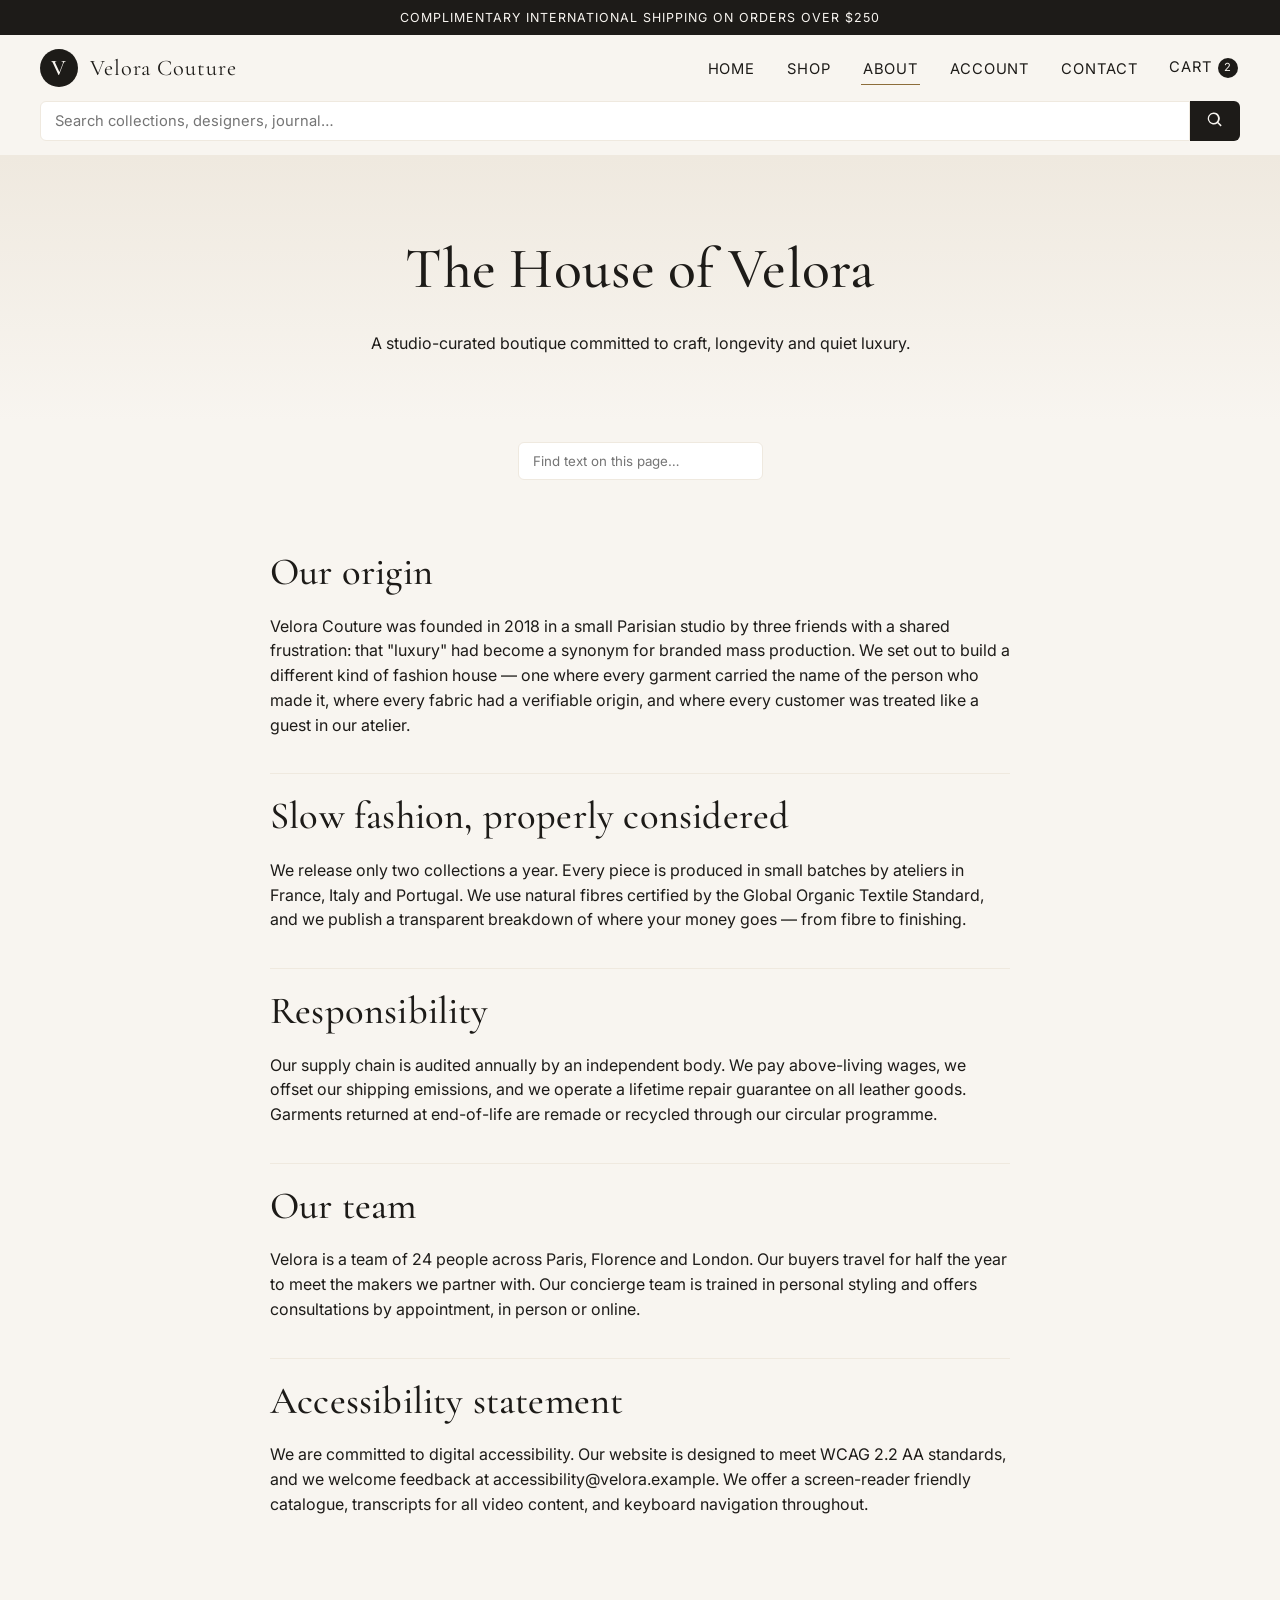
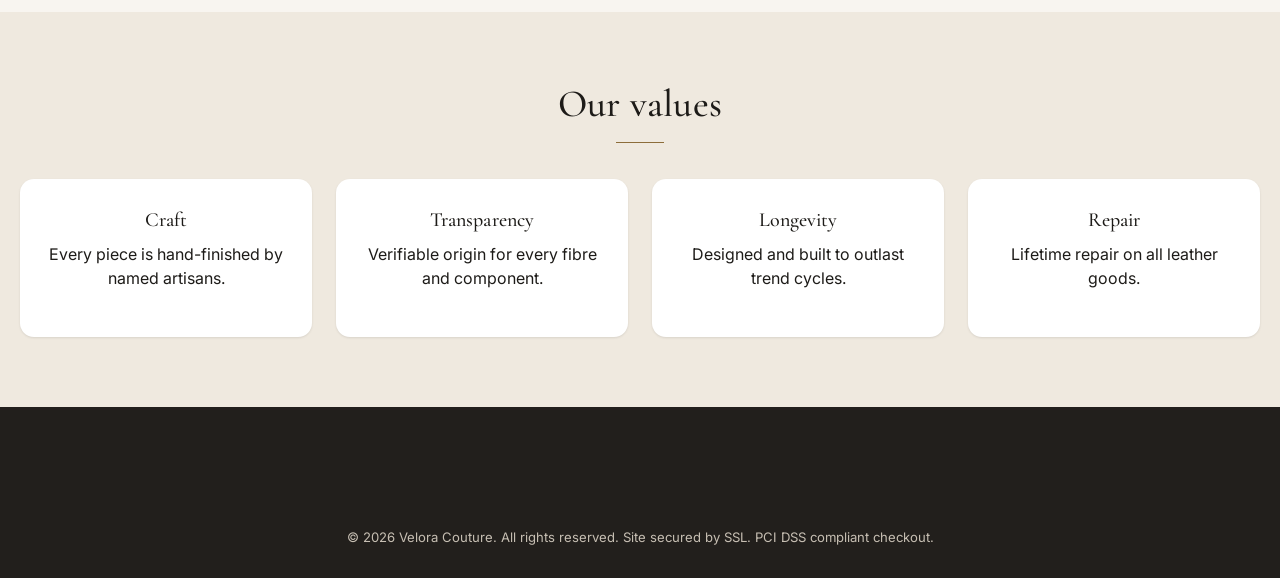
<file: about.html>
<!DOCTYPE html>
<html lang="en">
<head>
    <meta charset="UTF-8">
    <meta name="viewport" content="width=device-width, initial-scale=1.0">
    <meta name="description" content="The story behind Velora Couture. Our values, our ateliers, and our commitment to slow fashion.">
    <title>About | Velora Couture</title>
    <link rel="stylesheet" href="css/style.css">
    <link href="https://fonts.googleapis.com/css2?family=Cormorant+Garamond:wght@400;500;600;700&family=Inter:wght@300;400;500;600&display=swap" rel="stylesheet">
</head>
<body>
    <a href="#main-content" class="skip-link">Skip to main content</a>

    <div class="announcement-bar" role="region" aria-label="Promotional announcement">
        <p>Complimentary international shipping on orders over $250</p>
    </div>

    <header class="site-header" role="banner">
        <div class="header-inner">
            <a href="index.html" class="brand"><span class="brand-mark">V</span><span class="brand-name">Velora Couture</span></a>
            <button class="nav-toggle" id="navToggle" aria-expanded="false" aria-controls="primaryNav" aria-label="Open navigation menu">
                <span></span><span></span><span></span>
            </button>
            <nav class="primary-nav" id="primaryNav" role="navigation" aria-label="Primary">
                <ul>
                    <li><a href="index.html">Home</a></li>
                    <li><a href="shop.html">Shop</a></li>
                    <li><a href="about.html" class="active" aria-current="page">About</a></li>
                    <li><a href="account.html">Account</a></li>
                    <li><a href="contact.html">Contact</a></li>
                    <li><a href="cart.html" class="cart-link">Cart <span class="cart-count">2</span></a></li>
                </ul>
            </nav>
        </div>
        <div class="search-region" role="search">
            <label for="siteSearch" class="visually-hidden">Search site</label>
            <input type="search" id="siteSearch" placeholder="Search collections, designers, journal&hellip;" aria-label="Search products and articles">
            <button type="button" id="siteSearchBtn" aria-label="Run search">
                <svg viewBox="0 0 24 24" width="18" height="18" aria-hidden="true"><path d="M10 2a8 8 0 105.293 14.293l4.207 4.207 1.414-1.414-4.207-4.207A8 8 0 0010 2zm0 2a6 6 0 110 12 6 6 0 010-12z" fill="currentColor"/></svg>
            </button>
        </div>
    </header>

    <main id="main-content">
        <section class="page-banner">
            <h1>The House of Velora</h1>
            <p>A studio-curated boutique committed to craft, longevity and quiet luxury.</p>
        </section>

        <div class="page-search-wrap">
            <label for="pageSearch" class="visually-hidden">Search on this page</label>
            <input type="search" id="pageSearch" placeholder="Find text on this page&hellip;" aria-label="On-page text search">
        </div>

        <section class="manifesto searchable-region">
            <article class="searchable">
                <h2>Our origin</h2>
                <p>Velora Couture was founded in 2018 in a small Parisian studio by three friends with a shared frustration: that "luxury" had become a synonym for branded mass production. We set out to build a different kind of fashion house &mdash; one where every garment carried the name of the person who made it, where every fabric had a verifiable origin, and where every customer was treated like a guest in our atelier.</p>
            </article>
            <article class="searchable">
                <h2>Slow fashion, properly considered</h2>
                <p>We release only two collections a year. Every piece is produced in small batches by ateliers in France, Italy and Portugal. We use natural fibres certified by the Global Organic Textile Standard, and we publish a transparent breakdown of where your money goes &mdash; from fibre to finishing.</p>
            </article>
            <article class="searchable">
                <h2>Responsibility</h2>
                <p>Our supply chain is audited annually by an independent body. We pay above-living wages, we offset our shipping emissions, and we operate a lifetime repair guarantee on all leather goods. Garments returned at end-of-life are remade or recycled through our circular programme.</p>
            </article>
            <article class="searchable">
                <h2>Our team</h2>
                <p>Velora is a team of 24 people across Paris, Florence and London. Our buyers travel for half the year to meet the makers we partner with. Our concierge team is trained in personal styling and offers consultations by appointment, in person or online.</p>
            </article>
            <article class="searchable">
                <h2>Accessibility statement</h2>
                <p>We are committed to digital accessibility. Our website is designed to meet WCAG 2.2 AA standards, and we welcome feedback at accessibility@velora.example. We offer a screen-reader friendly catalogue, transcripts for all video content, and keyboard navigation throughout.</p>
            </article>
        </section>

        <section class="values-grid" aria-labelledby="valuesHeading">
            <h2 id="valuesHeading" class="section-title">Our values</h2>
            <div class="values">
                <div class="value-card"><h3>Craft</h3><p>Every piece is hand-finished by named artisans.</p></div>
                <div class="value-card"><h3>Transparency</h3><p>Verifiable origin for every fibre and component.</p></div>
                <div class="value-card"><h3>Longevity</h3><p>Designed and built to outlast trend cycles.</p></div>
                <div class="value-card"><h3>Repair</h3><p>Lifetime repair on all leather goods.</p></div>
            </div>
        </section>
    </main>

    <footer class="site-footer" role="contentinfo">
        <p class="copyright">&copy; 2026 Velora Couture. All rights reserved. Site secured by SSL. PCI&nbsp;DSS compliant checkout.</p>
    </footer>

    <script src="js/main.js" defer></script>
</body>
</html>
</file>
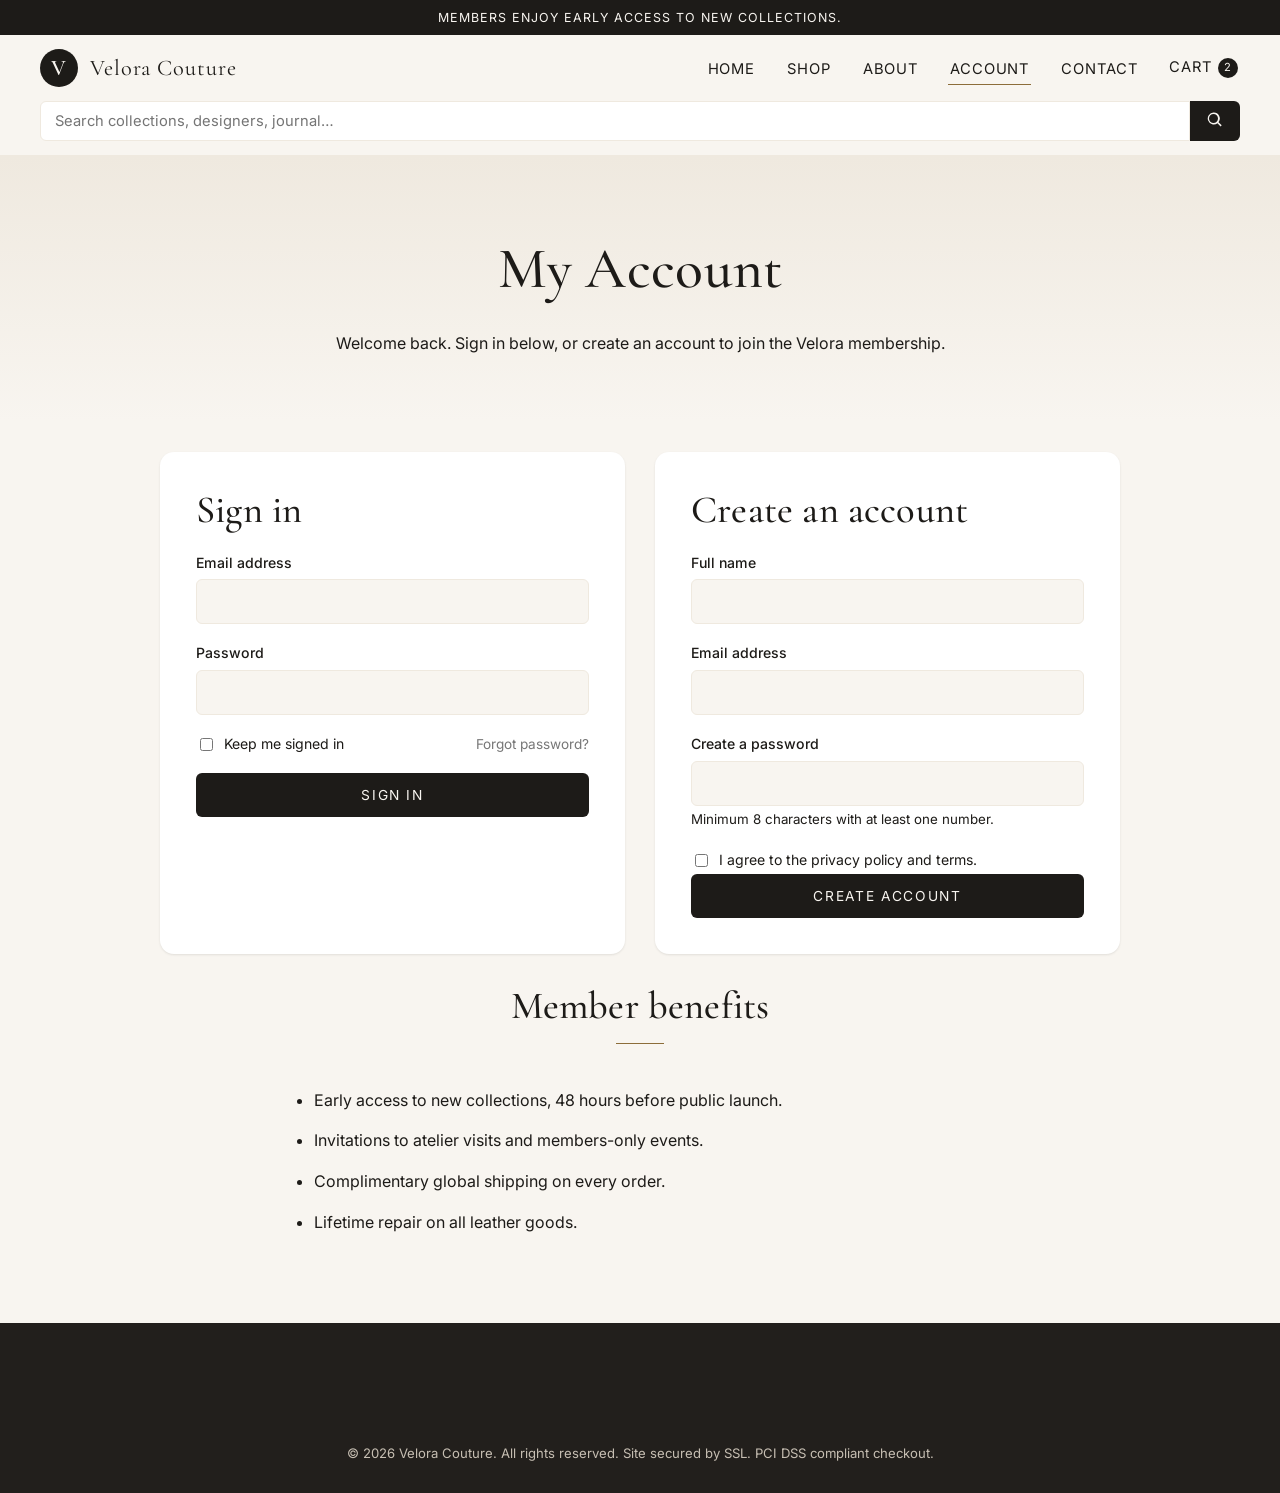
<file: account.html>
<!DOCTYPE html>
<html lang="en">
<head>
    <meta charset="UTF-8">
    <meta name="viewport" content="width=device-width, initial-scale=1.0">
    <meta name="description" content="Sign in to your Velora Couture account or register to enjoy members-only previews.">
    <title>My Account | Velora Couture</title>
    <link rel="stylesheet" href="css/style.css">
    <link href="https://fonts.googleapis.com/css2?family=Cormorant+Garamond:wght@400;500;600;700&family=Inter:wght@300;400;500;600&display=swap" rel="stylesheet">
</head>
<body>
    <a href="#main-content" class="skip-link">Skip to main content</a>

    <div class="announcement-bar" role="region" aria-label="Promotional announcement">
        <p>Members enjoy early access to new collections.</p>
    </div>

    <header class="site-header" role="banner">
        <div class="header-inner">
            <a href="index.html" class="brand"><span class="brand-mark">V</span><span class="brand-name">Velora Couture</span></a>
            <button class="nav-toggle" id="navToggle" aria-expanded="false" aria-controls="primaryNav" aria-label="Open navigation menu">
                <span></span><span></span><span></span>
            </button>
            <nav class="primary-nav" id="primaryNav" role="navigation" aria-label="Primary">
                <ul>
                    <li><a href="index.html">Home</a></li>
                    <li><a href="shop.html">Shop</a></li>
                    <li><a href="about.html">About</a></li>
                    <li><a href="account.html" class="active" aria-current="page">Account</a></li>
                    <li><a href="contact.html">Contact</a></li>
                    <li><a href="cart.html" class="cart-link">Cart <span class="cart-count">2</span></a></li>
                </ul>
            </nav>
        </div>
        <div class="search-region" role="search">
            <label for="siteSearch" class="visually-hidden">Search site</label>
            <input type="search" id="siteSearch" placeholder="Search collections, designers, journal&hellip;" aria-label="Search products and articles">
            <button type="button" id="siteSearchBtn" aria-label="Run search">
                <svg viewBox="0 0 24 24" width="18" height="18" aria-hidden="true"><path d="M10 2a8 8 0 105.293 14.293l4.207 4.207 1.414-1.414-4.207-4.207A8 8 0 0010 2zm0 2a6 6 0 110 12 6 6 0 010-12z" fill="currentColor"/></svg>
            </button>
        </div>
    </header>

    <main id="main-content">
        <section class="page-banner">
            <h1>My Account</h1>
            <p>Welcome back. Sign in below, or create an account to join the Velora membership.</p>
        </section>

        <div class="auth-layout">
            <section class="auth-card">
                <h2>Sign in</h2>
                <form action="#" method="post" class="auth-form" novalidate>
                    <div class="field">
                        <label for="signinEmail">Email address</label>
                        <input type="email" id="signinEmail" autocomplete="email" required>
                    </div>
                    <div class="field">
                        <label for="signinPwd">Password</label>
                        <input type="password" id="signinPwd" autocomplete="current-password" required>
                    </div>
                    <div class="field-row">
                        <label class="checkbox"><input type="checkbox"> Keep me signed in</label>
                        <a href="#" class="muted">Forgot password?</a>
                    </div>
                    <button type="submit" class="btn btn-primary full">Sign in</button>
                </form>
            </section>

            <section class="auth-card">
                <h2>Create an account</h2>
                <form action="#" method="post" class="auth-form" novalidate>
                    <div class="field">
                        <label for="regName">Full name</label>
                        <input type="text" id="regName" autocomplete="name" required>
                    </div>
                    <div class="field">
                        <label for="regEmail">Email address</label>
                        <input type="email" id="regEmail" autocomplete="email" required>
                    </div>
                    <div class="field">
                        <label for="regPwd">Create a password</label>
                        <input type="password" id="regPwd" autocomplete="new-password" required>
                        <small>Minimum 8 characters with at least one number.</small>
                    </div>
                    <label class="checkbox"><input type="checkbox" required> I agree to the privacy policy and terms.</label>
                    <button type="submit" class="btn btn-primary full">Create account</button>
                </form>
            </section>
        </div>

        <section class="benefits" aria-labelledby="benefitsHeading">
            <h2 id="benefitsHeading" class="section-title">Member benefits</h2>
            <ul class="benefit-list">
                <li>Early access to new collections, 48 hours before public launch.</li>
                <li>Invitations to atelier visits and members-only events.</li>
                <li>Complimentary global shipping on every order.</li>
                <li>Lifetime repair on all leather goods.</li>
            </ul>
        </section>
    </main>

    <footer class="site-footer" role="contentinfo">
        <p class="copyright">&copy; 2026 Velora Couture. All rights reserved. Site secured by SSL. PCI&nbsp;DSS compliant checkout.</p>
    </footer>

    <script src="js/main.js" defer></script>
</body>
</html>
</file>
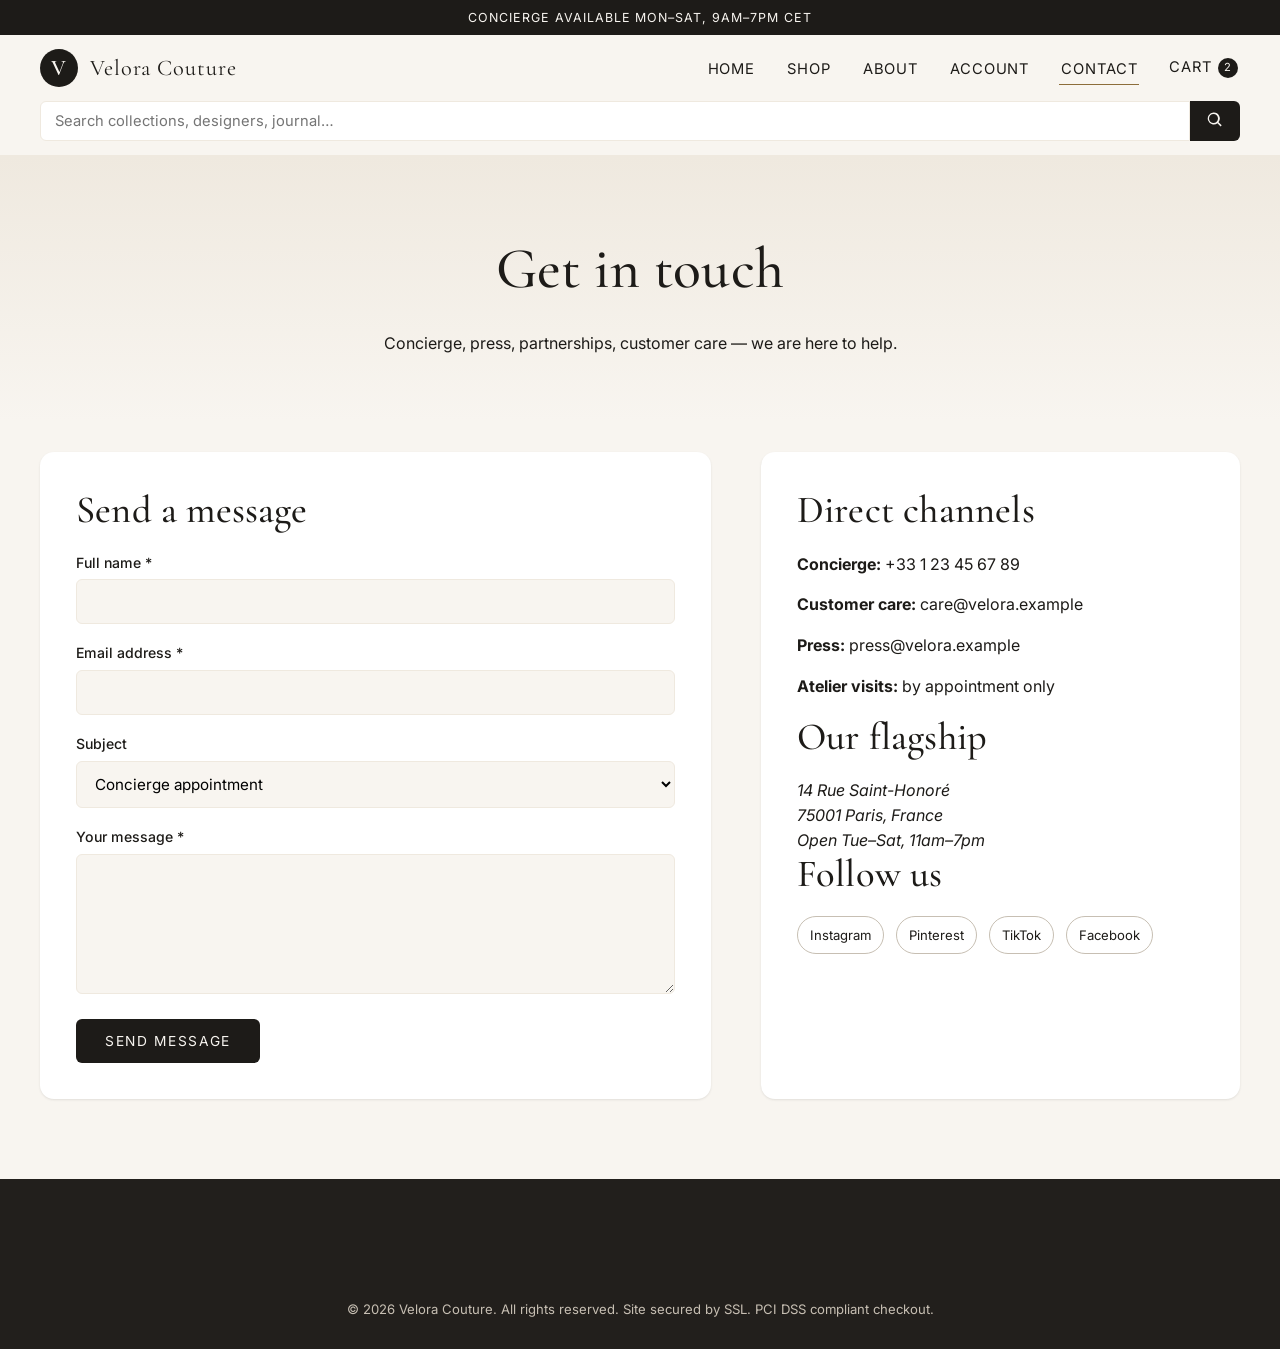
<file: contact.html>
<!DOCTYPE html>
<html lang="en">
<head>
    <meta charset="UTF-8">
    <meta name="viewport" content="width=device-width, initial-scale=1.0">
    <meta name="description" content="Contact Velora Couture - concierge appointments, press, partnerships and customer care.">
    <title>Contact | Velora Couture</title>
    <link rel="stylesheet" href="css/style.css">
    <link href="https://fonts.googleapis.com/css2?family=Cormorant+Garamond:wght@400;500;600;700&family=Inter:wght@300;400;500;600&display=swap" rel="stylesheet">
</head>
<body>
    <a href="#main-content" class="skip-link">Skip to main content</a>

    <div class="announcement-bar" role="region" aria-label="Promotional announcement">
        <p>Concierge available Mon&ndash;Sat, 9am&ndash;7pm CET</p>
    </div>

    <header class="site-header" role="banner">
        <div class="header-inner">
            <a href="index.html" class="brand"><span class="brand-mark">V</span><span class="brand-name">Velora Couture</span></a>
            <button class="nav-toggle" id="navToggle" aria-expanded="false" aria-controls="primaryNav" aria-label="Open navigation menu">
                <span></span><span></span><span></span>
            </button>
            <nav class="primary-nav" id="primaryNav" role="navigation" aria-label="Primary">
                <ul>
                    <li><a href="index.html">Home</a></li>
                    <li><a href="shop.html">Shop</a></li>
                    <li><a href="about.html">About</a></li>
                    <li><a href="account.html">Account</a></li>
                    <li><a href="contact.html" class="active" aria-current="page">Contact</a></li>
                    <li><a href="cart.html" class="cart-link">Cart <span class="cart-count">2</span></a></li>
                </ul>
            </nav>
        </div>
        <div class="search-region" role="search">
            <label for="siteSearch" class="visually-hidden">Search site</label>
            <input type="search" id="siteSearch" placeholder="Search collections, designers, journal&hellip;" aria-label="Search products and articles">
            <button type="button" id="siteSearchBtn" aria-label="Run search">
                <svg viewBox="0 0 24 24" width="18" height="18" aria-hidden="true"><path d="M10 2a8 8 0 105.293 14.293l4.207 4.207 1.414-1.414-4.207-4.207A8 8 0 0010 2zm0 2a6 6 0 110 12 6 6 0 010-12z" fill="currentColor"/></svg>
            </button>
        </div>
    </header>

    <main id="main-content">
        <section class="page-banner">
            <h1>Get in touch</h1>
            <p>Concierge, press, partnerships, customer care &mdash; we are here to help.</p>
        </section>

        <div class="contact-layout">
            <section class="contact-form-wrap">
                <h2>Send a message</h2>
                <form action="#" method="post" class="contact-form" novalidate>
                    <div class="field">
                        <label for="name">Full name <span aria-hidden="true">*</span></label>
                        <input type="text" id="name" name="name" required autocomplete="name">
                    </div>
                    <div class="field">
                        <label for="email">Email address <span aria-hidden="true">*</span></label>
                        <input type="email" id="email" name="email" required autocomplete="email">
                    </div>
                    <div class="field">
                        <label for="subject">Subject</label>
                        <select id="subject" name="subject">
                            <option>Concierge appointment</option>
                            <option>Order enquiry</option>
                            <option>Press</option>
                            <option>Partnerships</option>
                            <option>Accessibility feedback</option>
                            <option>Other</option>
                        </select>
                    </div>
                    <div class="field">
                        <label for="message">Your message <span aria-hidden="true">*</span></label>
                        <textarea id="message" name="message" rows="6" required></textarea>
                    </div>
                    <button type="submit" class="btn btn-primary">Send message</button>
                </form>
            </section>

            <aside class="contact-aside" aria-label="Contact channels">
                <h2>Direct channels</h2>
                <p><strong>Concierge:</strong> +33 1 23 45 67 89</p>
                <p><strong>Customer care:</strong> care@velora.example</p>
                <p><strong>Press:</strong> press@velora.example</p>
                <p><strong>Atelier visits:</strong> by appointment only</p>

                <h2>Our flagship</h2>
                <address>
                    14 Rue Saint-Honor&eacute;<br>
                    75001 Paris, France<br>
                    Open Tue&ndash;Sat, 11am&ndash;7pm
                </address>

                <h2>Follow us</h2>
                <ul class="social-row">
                    <li><a href="https://instagram.com" rel="noopener" target="_blank">Instagram</a></li>
                    <li><a href="https://pinterest.com" rel="noopener" target="_blank">Pinterest</a></li>
                    <li><a href="https://tiktok.com" rel="noopener" target="_blank">TikTok</a></li>
                    <li><a href="https://facebook.com" rel="noopener" target="_blank">Facebook</a></li>
                </ul>
            </aside>
        </div>
    </main>

    <footer class="site-footer" role="contentinfo">
        <p class="copyright">&copy; 2026 Velora Couture. All rights reserved. Site secured by SSL. PCI&nbsp;DSS compliant checkout.</p>
    </footer>

    <script src="js/main.js" defer></script>
</body>
</html>
</file>
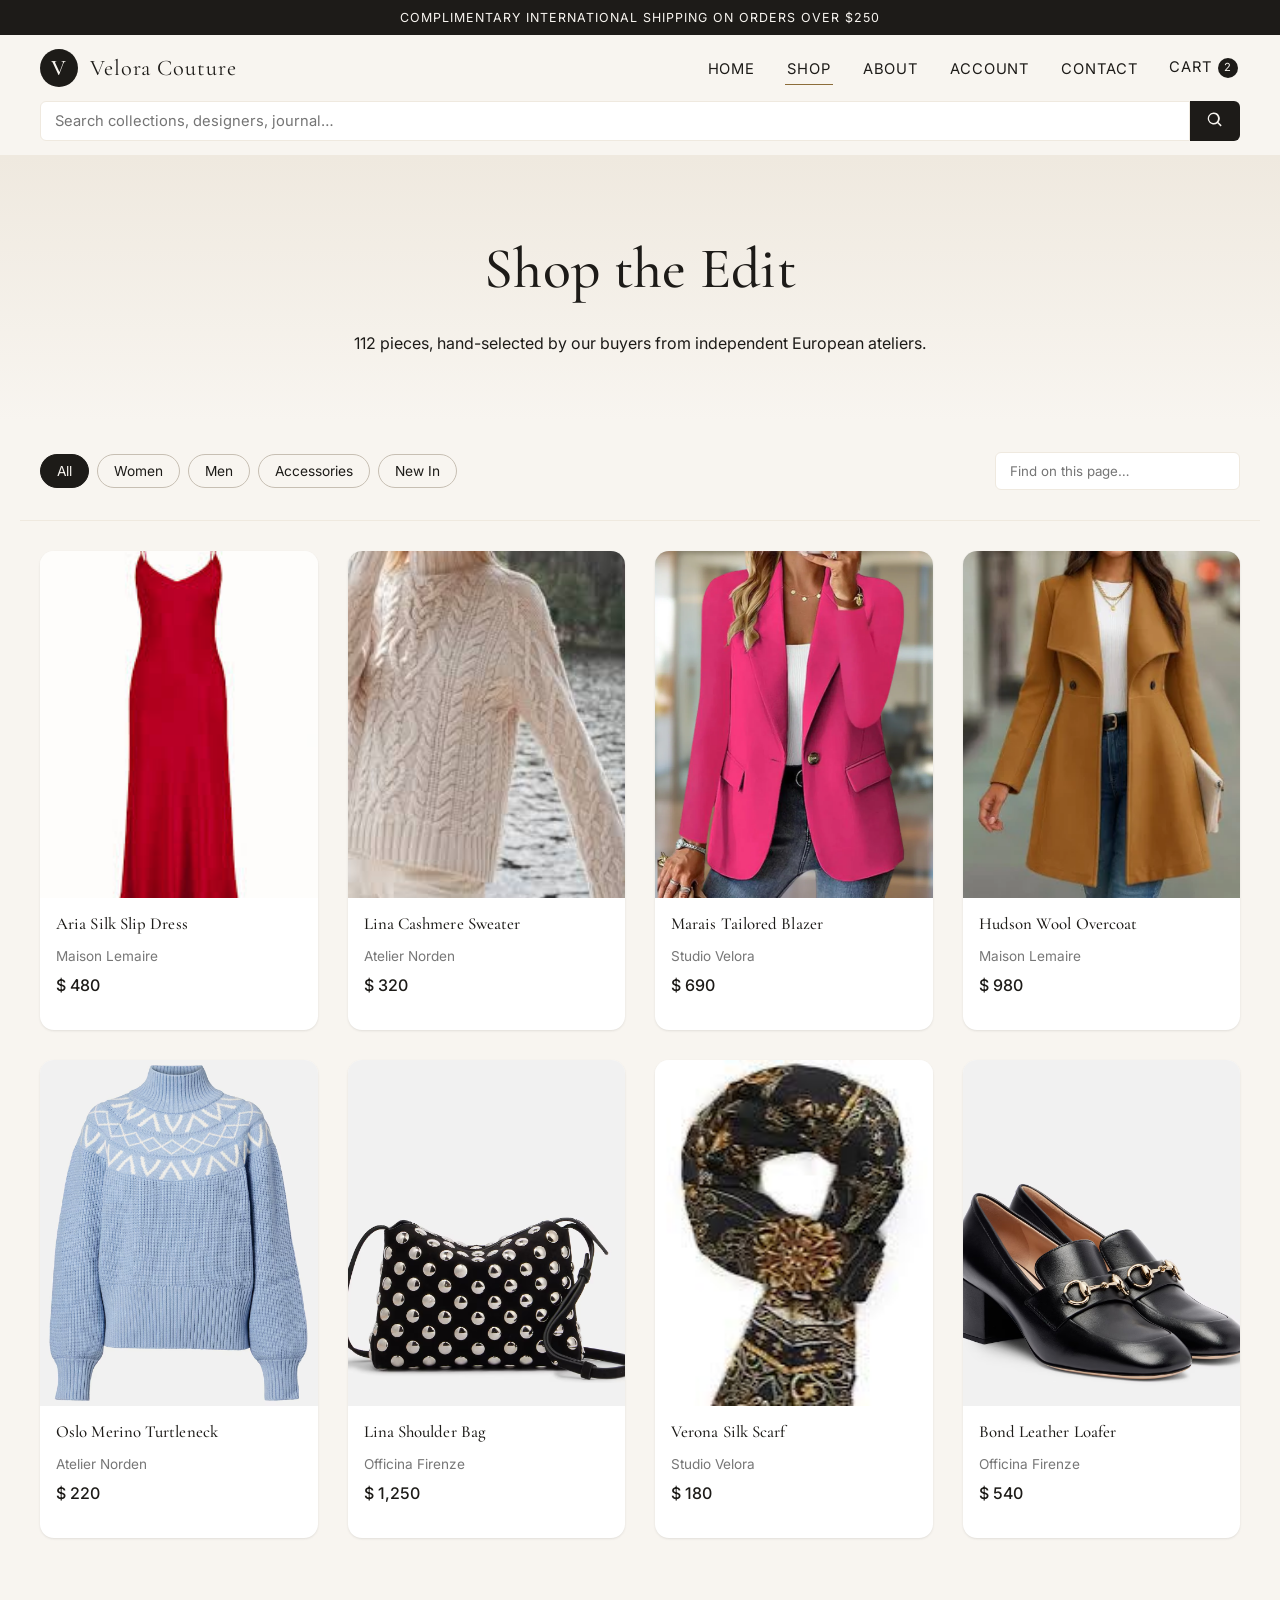
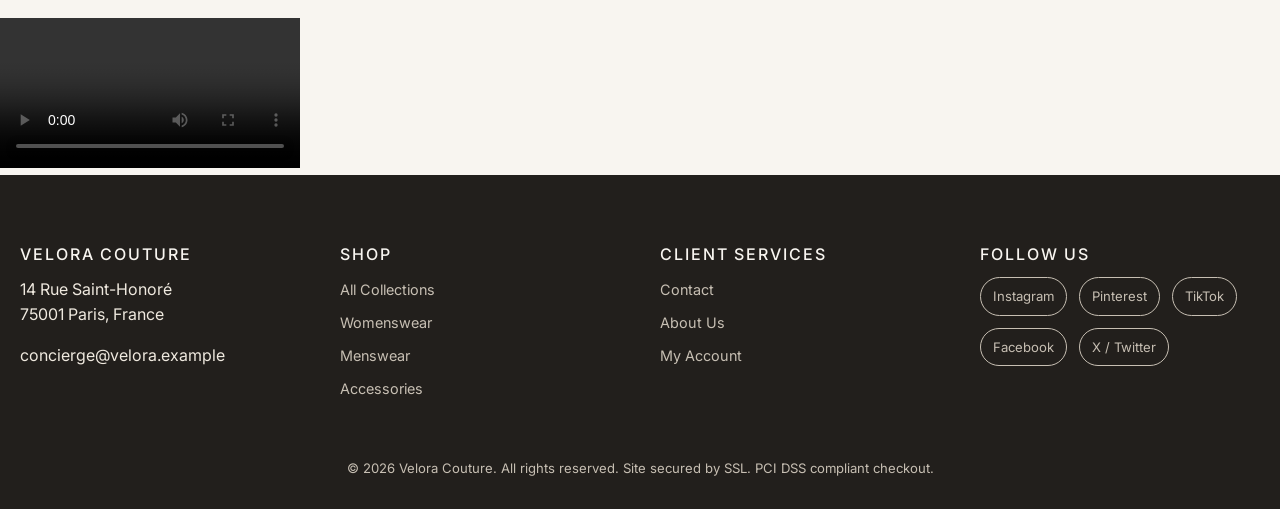
<file: shop.html>
<!doctype html>
<html lang="en">
  <head>
    <meta charset="UTF-8" />
    <meta name="viewport" content="width=device-width, initial-scale=1.0" />
    <meta
      name="description"
      content="Browse the Velora Couture edit. Womenswear, menswear, and accessories from independent ateliers."
    />
    <title>Shop the Edit | Velora Couture</title>
    <link rel="stylesheet" href="css/style.css" />
    <link rel="preconnect" href="https://fonts.googleapis.com" />
    <link
      href="https://fonts.googleapis.com/css2?family=Cormorant+Garamond:wght@400;500;600;700&family=Inter:wght@300;400;500;600&display=swap"
      rel="stylesheet"
    />
  </head>
  <body>
    <a href="#main-content" class="skip-link">Skip to main content</a>

    <div
      class="announcement-bar"
      role="region"
      aria-label="Promotional announcement"
    >
      <p>Complimentary international shipping on orders over $250</p>
    </div>

    <header class="site-header" role="banner">
      <div class="header-inner">
        <a href="index.html" class="brand" aria-label="Velora Couture home">
          <span class="brand-mark">V</span>
          <span class="brand-name">Velora Couture</span>
        </a>
        <button
          class="nav-toggle"
          id="navToggle"
          aria-expanded="false"
          aria-controls="primaryNav"
          aria-label="Open navigation menu"
        >
          <span></span><span></span><span></span>
        </button>
        <nav
          class="primary-nav"
          id="primaryNav"
          role="navigation"
          aria-label="Primary"
        >
          <ul>
            <li><a href="index.html">Home</a></li>
            <li>
              <a href="shop.html" class="active" aria-current="page">Shop</a>
            </li>
            <li><a href="about.html">About</a></li>
            <li><a href="account.html">Account</a></li>
            <li><a href="contact.html">Contact</a></li>
            <li>
              <a href="cart.html" class="cart-link"
                >Cart <span class="cart-count">2</span></a
              >
            </li>
          </ul>
        </nav>
      </div>
      <div class="search-region" role="search">
        <label for="siteSearch" class="visually-hidden">Search site</label>
        <input
          type="search"
          id="siteSearch"
          placeholder="Search collections, designers, journal&hellip;"
          aria-label="Search products and articles"
        />
        <button type="button" id="siteSearchBtn" aria-label="Run search">
          <svg viewBox="0 0 24 24" width="18" height="18" aria-hidden="true">
            <path
              d="M10 2a8 8 0 105.293 14.293l4.207 4.207 1.414-1.414-4.207-4.207A8 8 0 0010 2zm0 2a6 6 0 110 12 6 6 0 010-12z"
              fill="currentColor"
            />
          </svg>
        </button>
      </div>
    </header>

    <main id="main-content">
      <section class="page-banner">
        <h1>Shop the Edit</h1>
        <p>
          112 pieces, hand-selected by our buyers from independent European
          ateliers.
        </p>
      </section>

      <section class="shop-toolbar" aria-label="Filter and search products">
        <div class="filters" role="group" aria-label="Category filter">
          <button class="chip active" data-filter="all">All</button>
          <button class="chip" data-filter="women">Women</button>
          <button class="chip" data-filter="men">Men</button>
          <button class="chip" data-filter="accessories">Accessories</button>
          <button class="chip" data-filter="new">New In</button>
        </div>
        <div class="page-search">
          <label for="pageSearch" class="visually-hidden"
            >Search this page</label
          >
          <input
            type="search"
            id="pageSearch"
            placeholder="Find on this page&hellip;"
            aria-label="On-page text search"
          />
        </div>
      </section>

      <section class="product-grid" id="productGrid" aria-label="Products">
        <article
          class="product-card"
          data-category="women new"
          data-search="silk slip dress evening women"
        >
          <a href="#" class="product-media"
            ><img
              src="images/silk.avif"
              alt="Long ivory silk slip dress"
              loading="lazy"
          /></a>
          <h3>Aria Silk Slip Dress</h3>
          <p class="designer">Maison Lemaire</p>
          <p class="price">$ 480</p>
        </article>
        <article
          class="product-card"
          data-category="women"
          data-search="cashmere knit sweater women cream"
        >
          <a href="#" class="product-media"
            ><img
              src="images/Lina Cashmere Sweater.jpg"
              alt="Oversized cream cashmere sweater"
              loading="lazy"
          /></a>
          <h3>Lina Cashmere Sweater</h3>
          <p class="designer">Atelier Norden</p>
          <p class="price">$ 320</p>
        </article>
        <article
          class="product-card"
          data-category="women new"
          data-search="tailored blazer wool women charcoal"
        >
          <a href="#" class="product-media"
            ><img
              src="images/Marais Tailored Blazer.jpg"
              alt="Tailored charcoal wool blazer"
              loading="lazy"
          /></a>
          <h3>Marais Tailored Blazer</h3>
          <p class="designer">Studio Velora</p>
          <p class="price">$ 690</p>
        </article>
        <article
          class="product-card"
          data-category="men"
          data-search="overcoat wool men camel outerwear"
        >
          <a href="#" class="product-media"
            ><img
              src="images/Hudson Wool Overcoat.jpg"
              alt="Camel wool overcoat for men"
              loading="lazy"
          /></a>
          <h3>Hudson Wool Overcoat</h3>
          <p class="designer">Maison Lemaire</p>
          <p class="price">$ 980</p>
        </article>
        <article
          class="product-card"
          data-category="men new"
          data-search="merino turtleneck men black"
        >
          <a href="#" class="product-media"
            ><img
              src="images/Oslo Merino Turtleneck.avif"
              alt="Black merino wool turtleneck"
              loading="lazy"
          /></a>
          <h3>Oslo Merino Turtleneck</h3>
          <p class="designer">Atelier Norden</p>
          <p class="price">$ 220</p>
        </article>
        <article
          class="product-card"
          data-category="accessories"
          data-search="leather handbag women florence brown"
        >
          <a href="#" class="product-media"
            ><img
              src="images/Lina Shoulder Bag.avif"
              alt="Black and white leather shoulder handbag"
              loading="lazy"
          /></a>
          <h3>Lina Shoulder Bag</h3>
          <p class="designer">Officina Firenze</p>
          <p class="price">$ 1,250</p>
        </article>
        <article
          class="product-card"
          data-category="accessories new"
          data-search="silk scarf printed multi accessories"
        >
          <a href="#" class="product-media"
            ><img
              src="images/Verona Silk Scarf.jpg"
              alt="Printed silk scarf folded on stone"
              loading="lazy"
          /></a>
          <h3>Verona Silk Scarf</h3>
          <p class="designer">Studio Velora</p>
          <p class="price">$ 180</p>
        </article>
        <article
          class="product-card"
          data-category="accessories"
          data-search="leather loafer shoes men black"
        >
          <a href="#" class="product-media"
            ><img
              src="images/Bond Leather Loafer.avif"
              alt="Polished black leather loafers"
              loading="lazy"
          /></a>
          <h3>Bond Leather Loafer</h3>
          <p class="designer">Officina Firenze</p>
          <p class="price">$ 540</p>
        </article>
      </section>

      <p id="noResults" class="no-results" hidden>
        No products match your search. Try a different term.
      </p>
      <video
        src="./images/video.mp4" type="video/mp4"
        controls
        autoplay
       
        loop
        preload="metadata"
        class="video-player"
      >
     
        
      </video>
    </main>

    <footer class="site-footer" role="contentinfo">
      <div class="footer-grid">
        <div>
          <h3>Velora Couture</h3>
          <p>14 Rue Saint-Honor&eacute;<br />75001 Paris, France</p>
          <p>concierge@velora.example</p>
        </div>
        <div>
          <h3>Shop</h3>
          <ul>
            <li><a href="shop.html">All Collections</a></li>
            <li><a href="shop.html">Womenswear</a></li>
            <li><a href="shop.html">Menswear</a></li>
            <li><a href="shop.html">Accessories</a></li>
          </ul>
        </div>
        <div>
          <h3>Client Services</h3>
          <ul>
            <li><a href="contact.html">Contact</a></li>
            <li><a href="about.html">About Us</a></li>
            <li><a href="account.html">My Account</a></li>
          </ul>
        </div>
        <div>
          <h3>Follow Us</h3>
          <ul class="social-row">
            <li>
              <a
                href="https://instagram.com"
                aria-label="Instagram"
                rel="noopener"
                target="_blank"
                >Instagram</a
              >
            </li>
            <li>
              <a
                href="https://pinterest.com"
                aria-label="Pinterest"
                rel="noopener"
                target="_blank"
                >Pinterest</a
              >
            </li>
            <li>
              <a
                href="https://tiktok.com"
                aria-label="TikTok"
                rel="noopener"
                target="_blank"
                >TikTok</a
              >
            </li>
            <li>
              <a
                href="https://facebook.com"
                aria-label="Facebook"
                rel="noopener"
                target="_blank"
                >Facebook</a
              >
            </li>
            <li>
              <a
                href="https://x.com"
                aria-label="X"
                rel="noopener"
                target="_blank"
                >X / Twitter</a
              >
            </li>
          </ul>
        </div>
      </div>
      <p class="copyright">
        &copy; 2026 Velora Couture. All rights reserved. Site secured by SSL.
        PCI&nbsp;DSS compliant checkout.
      </p>
    </footer>

    <script src="js/main.js" defer></script>
  </body>
</html>
</file>
<file: css/style.css>
/* ==========================================================================
   Velora Couture - master stylesheet
   Luxury, editorial aesthetic. Mobile-first, accessible, 1024x768 friendly.
   ========================================================================== */

/* ---------- Reset / base ---------- */
*, *::before, *::after { box-sizing: border-box; }
html, body { margin: 0; padding: 0; }
html { scroll-behavior: smooth; }

:root {
    --ink: #1d1b18;
    --paper: #f8f5f0;
    --cream: #efe9df;
    --stone: #c7bfb3;
    --gold: #b3924c;
    --accent: #8c6d3a;
    --danger: #b44a3c;
    --max: 1240px;
    --serif: 'Cormorant Garamond', 'Times New Roman', serif;
    --sans: 'Inter', -apple-system, BlinkMacSystemFont, 'Segoe UI', Roboto, sans-serif;
    --shadow-sm: 0 1px 3px rgba(0,0,0,0.06), 0 1px 2px rgba(0,0,0,0.04);
    --shadow-md: 0 4px 14px rgba(0,0,0,0.08), 0 2px 6px rgba(0,0,0,0.04);
    --shadow-lg: 0 18px 40px rgba(0,0,0,0.12);
    --radius: 6px;
    --radius-lg: 14px;
    --t: 0.25s ease;
}

body {
    font-family: var(--sans);
    color: var(--ink);
    background: var(--paper);
    line-height: 1.55;
    font-size: 16px;
    -webkit-font-smoothing: antialiased;
}

h1, h2, h3, h4 {
    font-family: var(--serif);
    font-weight: 500;
    letter-spacing: 0.005em;
    line-height: 1.15;
    margin: 0 0 0.5em;
}
h1 { font-size: clamp(2rem, 5vw, 3.6rem); }
h2 { font-size: clamp(1.6rem, 3.4vw, 2.4rem); }
h3 { font-size: 1.25rem; }
p { margin: 0 0 1em; }

a { color: var(--ink); text-decoration: none; transition: color var(--t); }
a:hover, a:focus { color: var(--accent); }
a:focus-visible, button:focus-visible, input:focus-visible, select:focus-visible, textarea:focus-visible {
    outline: 3px solid var(--gold);
    outline-offset: 2px;
}

img { max-width: 100%; height: auto; display: block; }
ul { padding: 0; margin: 0; list-style: none; }

/* ---------- Accessibility helpers ---------- */
.visually-hidden {
    position: absolute !important;
    width: 1px; height: 1px;
    padding: 0; margin: -1px;
    overflow: hidden; clip: rect(0, 0, 0, 0);
    white-space: nowrap; border: 0;
}
.skip-link {
    position: absolute;
    top: -100px; left: 0;
    background: var(--ink); color: var(--paper);
    padding: 12px 18px; z-index: 1000;
    font-weight: 600;
}
.skip-link:focus { top: 0; color: var(--paper); }

/* ---------- Announcement bar ---------- */
.announcement-bar {
    background: var(--ink);
    color: var(--paper);
    text-align: center;
    font-size: 0.78rem;
    letter-spacing: 0.08em;
    text-transform: uppercase;
    padding: 8px 12px;
}
.announcement-bar p { margin: 0; }

/* ---------- Header ---------- */
.site-header {
    background: var(--paper);
    border-bottom: 1px solid var(--cream);
    position: sticky; top: 0; z-index: 100;
}
.header-inner {
    max-width: var(--max);
    margin: 0 auto;
    padding: 14px 20px;
    display: flex;
    align-items: center;
    justify-content: space-between;
    gap: 16px;
}
.brand {
    display: flex; align-items: center; gap: 12px;
    font-family: var(--serif);
    font-size: 1.4rem;
    letter-spacing: 0.04em;
}
.brand-mark {
    display: inline-grid; place-items: center;
    width: 38px; height: 38px;
    background: var(--ink); color: var(--paper);
    font-weight: 600;
    border-radius: 50%;
}

/* Nav toggle */
.nav-toggle {
    display: none;
    background: none; border: 0;
    width: 38px; height: 38px;
    cursor: pointer;
    padding: 0;
}
.nav-toggle span {
    display: block; width: 24px; height: 2px;
    background: var(--ink);
    margin: 6px auto;
    transition: transform var(--t), opacity var(--t);
}

/* Primary nav */
.primary-nav ul {
    display: flex; gap: 28px;
    align-items: center;
}
.primary-nav a {
    font-size: 0.92rem;
    letter-spacing: 0.06em;
    text-transform: uppercase;
    padding: 6px 2px;
    border-bottom: 1px solid transparent;
}
.primary-nav a.active, .primary-nav a:hover, .primary-nav a:focus { border-bottom-color: var(--accent); }
.cart-link { display: inline-flex; align-items: center; gap: 6px; }
.cart-count {
    display: inline-grid; place-items: center;
    background: var(--ink); color: var(--paper);
    border-radius: 999px;
    font-size: 0.7rem;
    min-width: 20px; height: 20px;
    padding: 0 6px;
}

/* Search bar */
.search-region {
    max-width: var(--max);
    margin: 0 auto;
    padding: 0 20px 14px;
    display: flex;
    align-items: stretch;
}
.search-region input[type="search"] {
    flex: 1;
    padding: 10px 14px;
    border: 1px solid var(--cream);
    background: #fff;
    font-family: inherit;
    font-size: 0.92rem;
    border-radius: var(--radius) 0 0 var(--radius);
}
.search-region button {
    background: var(--ink); color: var(--paper);
    border: 0; padding: 0 16px;
    cursor: pointer;
    border-radius: 0 var(--radius) var(--radius) 0;
}

/* ---------- Buttons ---------- */
.btn {
    display: inline-block;
    padding: 13px 28px;
    font-family: var(--sans);
    font-size: 0.86rem;
    letter-spacing: 0.12em;
    text-transform: uppercase;
    text-align: center;
    border: 1px solid transparent;
    border-radius: var(--radius);
    cursor: pointer;
    transition: background var(--t), color var(--t), transform var(--t), box-shadow var(--t);
}
.btn.full { width: 100%; }
.btn-primary { background: var(--ink); color: var(--paper); }
.btn-primary:hover, .btn-primary:focus { background: var(--accent); color: #fff; transform: translateY(-1px); box-shadow: var(--shadow-md); }
.btn-ghost { background: transparent; color: var(--ink); border-color: var(--ink); }
.btn-ghost:hover, .btn-ghost:focus { background: var(--ink); color: var(--paper); }
.link-btn {
    background: none; border: 0; padding: 0;
    color: var(--accent);
    text-decoration: underline;
    font-family: inherit; font-size: 0.85rem;
    cursor: pointer;
}

/* ---------- Hero ---------- */
.hero {
    position: relative;
    min-height: 70vh;
    display: grid; place-items: center;
    overflow: hidden;
    color: #fff;
    text-align: center;
}
.hero-video {
    position: absolute; inset: 0;
    width: 100%; height: 100%;
    object-fit: cover;
    z-index: -2;
}
.hero-overlay {
    position: absolute; inset: 0;
    background: linear-gradient(180deg, rgba(0,0,0,0.15) 0%, rgba(0,0,0,0.55) 100%);
    z-index: -1;
}
.hero-content {
    padding: 60px 24px;
    max-width: 760px;
}
.eyebrow {
    text-transform: uppercase;
    letter-spacing: 0.22em;
    font-size: 0.78rem;
    color: var(--cream);
    margin-bottom: 14px;
}
.hero h1 { color: #fff; font-weight: 500; }
.hero-sub { font-size: 1.05rem; color: #f1ece2; max-width: 540px; margin: 14px auto 28px; }
.hero-cta { display: flex; gap: 14px; justify-content: center; flex-wrap: wrap; }
.hero-cta .btn-ghost { color: #fff; border-color: #fff; }
.hero-cta .btn-ghost:hover { background: #fff; color: var(--ink); }

/* ---------- Sections ---------- */
.section-title {
    text-align: center;
    margin: 0 auto 36px;
    position: relative;
    padding-bottom: 16px;
}
.section-title::after {
    content: '';
    position: absolute; left: 50%; bottom: 0;
    transform: translateX(-50%);
    width: 48px; height: 1px;
    background: var(--accent);
}
.centered-text { text-align: center; max-width: 640px; margin: -20px auto 30px; }

/* ---------- Feature cards ---------- */
.features {
    max-width: var(--max);
    margin: 0 auto;
    padding: 80px 20px;
}
.feature-grid {
    display: grid;
    grid-template-columns: repeat(auto-fit, minmax(280px, 1fr));
    gap: 28px;
}
.feature-card {
    background: #fff;
    border-radius: var(--radius-lg);
    overflow: hidden;
    box-shadow: var(--shadow-sm);
    transition: transform var(--t), box-shadow var(--t);
    display: flex; flex-direction: column;
}
.feature-card figure {
    margin: 0;
    overflow: hidden;
    aspect-ratio: 4/5;
    background: var(--cream);
}
.feature-card figure img {
    width: 100%; height: 100%;
    object-fit: cover;
    transition: transform 0.6s ease;
}
.feature-card:hover { transform: translateY(-4px); box-shadow: var(--shadow-lg); }
.feature-card:hover img { transform: scale(1.05); }
.feature-card h3 { padding: 22px 22px 4px; }
.feature-card p { padding: 0 22px; color: #555; }
.card-link {
    padding: 8px 22px 22px;
    margin-top: auto;
    color: var(--accent);
    font-weight: 500;
    letter-spacing: 0.05em;
    font-size: 0.9rem;
}

/* ---------- Story strip ---------- */
.story-strip {
    max-width: var(--max);
    margin: 40px auto 80px;
    padding: 0 20px;
    display: grid;
    grid-template-columns: 1fr 1fr;
    gap: 60px;
    align-items: center;
}
.story-image img {
    border-radius: var(--radius-lg);
    box-shadow: var(--shadow-md);
    aspect-ratio: 4/3;
    object-fit: cover;
    width: 100%;
    background: var(--cream);
}

/* ---------- Audio feature ---------- */
.audio-feature {
    background: var(--cream);
    padding: 80px 20px;
    text-align: center;
}
.audio-player {
    width: min(640px, 100%);
    margin: 0 auto;
}

/* ---------- Social feed ---------- */
.social-feed {
    max-width: var(--max);
    margin: 80px auto;
    padding: 0 20px;
}
.feed-grid {
    display: grid;
    grid-template-columns: repeat(auto-fit, minmax(240px, 1fr));
    gap: 22px;
}
.feed-card {
    background: #fff;
    border-radius: var(--radius-lg);
    overflow: hidden;
    box-shadow: var(--shadow-sm);
    border: 1px solid var(--cream);
    transition: transform var(--t), box-shadow var(--t);
}
.feed-card:hover { transform: translateY(-3px); box-shadow: var(--shadow-md); }
.feed-card header { padding: 14px 16px 4px; font-size: 0.85rem; color: #666; }
.feed-card img { width: 100%; aspect-ratio: 1/1; object-fit: cover; background: var(--cream); }
.feed-card p { padding: 14px 16px 4px; font-size: 0.92rem; }
.feed-card footer { padding: 6px 16px 16px; font-size: 0.82rem; color: #888; }

/* ---------- Newsletter ---------- */
.newsletter {
    background: var(--ink);
    color: var(--paper);
    text-align: center;
    padding: 80px 20px;
}
.newsletter h2 { color: var(--paper); }
.newsletter-form {
    display: flex; gap: 8px;
    max-width: 480px; margin: 24px auto 0;
    flex-wrap: wrap;
}
.newsletter-form input[type="email"] {
    flex: 1; min-width: 200px;
    padding: 14px 18px;
    border: 0;
    background: #fff;
    border-radius: var(--radius);
    font-family: inherit;
}
.newsletter-form .btn { background: var(--gold); color: var(--ink); border-color: var(--gold); }
.newsletter-form .btn:hover { background: #d4af6a; }

/* ---------- Footer ---------- */
.site-footer {
    background: #221f1c;
    color: var(--cream);
    padding: 70px 20px 30px;
}
.footer-grid {
    max-width: var(--max);
    margin: 0 auto;
    display: grid;
    grid-template-columns: repeat(auto-fit, minmax(180px, 1fr));
    gap: 40px;
}
.site-footer h3 {
    color: var(--paper);
    font-size: 1rem;
    text-transform: uppercase;
    letter-spacing: 0.12em;
    margin-bottom: 14px;
    font-family: var(--sans);
}
.site-footer a { color: var(--stone); font-size: 0.9rem; }
.site-footer a:hover { color: var(--paper); }
.site-footer li { margin-bottom: 8px; }
.social-row { display: flex; flex-wrap: wrap; gap: 12px; }
.social-row li { margin: 0; }
.social-row a {
    display: inline-block;
    padding: 8px 12px;
    border: 1px solid var(--stone);
    border-radius: 999px;
    font-size: 0.82rem;
    transition: background var(--t), color var(--t);
}
.social-row a:hover { background: var(--paper); color: var(--ink); }
.copyright {
    text-align: center;
    margin: 50px 0 0;
    font-size: 0.82rem;
    color: var(--stone);
}

/* ---------- Page banner ---------- */
.page-banner {
    background: linear-gradient(180deg, var(--cream) 0%, var(--paper) 100%);
    text-align: center;
    padding: 80px 20px 50px;
}

/* ---------- Shop ---------- */
.shop-toolbar {
    max-width: var(--max); margin: 0 auto;
    padding: 30px 20px;
    display: flex; justify-content: space-between;
    align-items: center;
    flex-wrap: wrap; gap: 16px;
    border-bottom: 1px solid var(--cream);
}
.filters { display: flex; gap: 8px; flex-wrap: wrap; }
.chip {
    border: 1px solid var(--stone);
    background: transparent;
    color: var(--ink);
    padding: 8px 16px;
    border-radius: 999px;
    cursor: pointer;
    font-family: inherit;
    font-size: 0.86rem;
    transition: background var(--t), color var(--t);
}
.chip:hover { border-color: var(--accent); }
.chip.active { background: var(--ink); color: var(--paper); border-color: var(--ink); }
.page-search input[type="search"], .page-search-wrap input[type="search"] {
    padding: 10px 14px;
    border: 1px solid var(--cream);
    border-radius: var(--radius);
    font-family: inherit;
    background: #fff;
    min-width: 240px;
}
.page-search-wrap {
    max-width: var(--max); margin: 0 auto;
    padding: 20px;
    display: flex; justify-content: center;
}

.product-grid {
    max-width: var(--max);
    margin: 30px auto 80px;
    padding: 0 20px;
    display: grid;
    grid-template-columns: repeat(auto-fill, minmax(220px, 1fr));
    gap: 30px;
}
.product-card {
    background: #fff;
    border-radius: var(--radius-lg);
    overflow: hidden;
    box-shadow: var(--shadow-sm);
    transition: transform var(--t), box-shadow var(--t);
}
.product-card:hover { transform: translateY(-3px); box-shadow: var(--shadow-md); }
.product-card .product-media {
    display: block; aspect-ratio: 4/5; overflow: hidden; background: var(--cream);
}
.product-card .product-media img { width: 100%; height: 100%; object-fit: cover; transition: transform 0.5s ease; }
.product-card:hover .product-media img { transform: scale(1.04); }
.product-card h3 { padding: 16px 16px 4px; font-size: 1.05rem; }
.product-card .designer { padding: 0 16px; color: #777; font-size: 0.85rem; margin: 0; }
.product-card .price { padding: 6px 16px 16px; font-weight: 500; }
.no-results {
    text-align: center;
    padding: 40px 20px 80px;
    color: var(--accent);
    font-style: italic;
}

/* ---------- Manifesto / About ---------- */
.manifesto {
    max-width: 780px;
    margin: 30px auto 60px;
    padding: 0 20px;
}
.manifesto article { padding: 20px 0; border-bottom: 1px solid var(--cream); }
.manifesto article:last-child { border-bottom: 0; }
.values-grid {
    background: var(--cream);
    padding: 70px 20px;
}
.values {
    max-width: var(--max); margin: 0 auto;
    display: grid;
    grid-template-columns: repeat(auto-fit, minmax(200px, 1fr));
    gap: 24px;
}
.value-card {
    background: #fff;
    padding: 30px 24px;
    border-radius: var(--radius-lg);
    text-align: center;
    box-shadow: var(--shadow-sm);
    transition: transform var(--t);
}
.value-card:hover { transform: translateY(-4px); box-shadow: var(--shadow-md); }

/* ---------- Contact ---------- */
.contact-layout {
    max-width: var(--max); margin: 30px auto 80px;
    padding: 0 20px;
    display: grid;
    grid-template-columns: 1.4fr 1fr;
    gap: 50px;
}
.contact-form-wrap, .contact-aside {
    background: #fff;
    padding: 36px;
    border-radius: var(--radius-lg);
    box-shadow: var(--shadow-sm);
}
.field { margin-bottom: 18px; }
.field label { display: block; margin-bottom: 6px; font-size: 0.88rem; font-weight: 500; }
.field input, .field select, .field textarea {
    width: 100%;
    padding: 12px 14px;
    border: 1px solid var(--cream);
    border-radius: var(--radius);
    font-family: inherit; font-size: 0.95rem;
    background: var(--paper);
}
.field input:focus, .field select:focus, .field textarea:focus {
    background: #fff;
    border-color: var(--accent);
}

/* ---------- Cart ---------- */
.cart-layout {
    max-width: var(--max);
    margin: 30px auto 80px;
    padding: 0 20px;
    display: grid;
    grid-template-columns: 1.5fr 1fr;
    gap: 40px;
}
.cart-row {
    display: grid;
    grid-template-columns: 100px 1fr auto;
    gap: 18px;
    padding: 22px 0;
    border-bottom: 1px solid var(--cream);
    align-items: center;
}
.cart-row img { width: 100px; height: 120px; object-fit: cover; border-radius: var(--radius); background: var(--cream); }
.row-price { font-weight: 600; margin: 6px 0 0; }
.row-qty input[type="number"] {
    width: 60px; padding: 8px;
    border: 1px solid var(--cream); border-radius: var(--radius);
    text-align: center; font-family: inherit;
}
.cart-summary {
    background: #fff;
    padding: 30px;
    border-radius: var(--radius-lg);
    box-shadow: var(--shadow-sm);
    height: fit-content;
    position: sticky; top: 130px;
}
.cart-summary dl {
    display: grid; grid-template-columns: 1fr auto;
    gap: 12px 20px;
    margin: 16px 0 24px;
}
.cart-summary dt, .cart-summary dd { margin: 0; }
.cart-summary .total { font-weight: 600; font-size: 1.15rem; padding-top: 12px; border-top: 1px solid var(--cream); }
.secure-note {
    display: flex; align-items: center; gap: 8px;
    margin-top: 18px;
    font-size: 0.82rem; color: #666;
}
.payment-badges {
    margin-top: 14px;
    display: flex; gap: 8px; flex-wrap: wrap;
}
.payment-badges span {
    border: 1px solid var(--cream);
    padding: 4px 10px;
    border-radius: var(--radius);
    font-size: 0.78rem;
    color: #555;
}

/* ---------- Auth ---------- */
.auth-layout {
    max-width: 1000px;
    margin: 30px auto;
    padding: 0 20px;
    display: grid;
    grid-template-columns: 1fr 1fr;
    gap: 30px;
}
.auth-card {
    background: #fff;
    padding: 36px;
    border-radius: var(--radius-lg);
    box-shadow: var(--shadow-sm);
}
.field-row { display: flex; justify-content: space-between; align-items: center; margin: 4px 0 18px; font-size: 0.86rem; }
.checkbox { display: inline-flex; align-items: center; gap: 8px; font-size: 0.88rem; }
.muted { color: #777; font-size: 0.85rem; }
.benefits { max-width: var(--max); margin: 30px auto 80px; padding: 0 20px; }
.benefit-list {
    max-width: 700px; margin: 0 auto;
    list-style: disc; padding-left: 24px;
}
.benefit-list li { padding: 8px 0; }

/* ==========================================================================
   Responsive — required media rule for navigation
   On large screens nav is horizontal; on small screens it collapses to a vertical drawer.
   ========================================================================== */
@media (max-width: 860px) {
    .nav-toggle { display: block; }

    .primary-nav {
        position: absolute;
        top: 100%; left: 0; right: 0;
        background: var(--paper);
        border-bottom: 1px solid var(--cream);
        max-height: 0; overflow: hidden;
        transition: max-height 0.35s ease;
        box-shadow: var(--shadow-md);
    }
    .primary-nav.open { max-height: 600px; }
    .primary-nav ul {
        flex-direction: column;
        align-items: stretch;
        gap: 0;
        padding: 8px 0;
    }
    .primary-nav li { border-bottom: 1px solid var(--cream); }
    .primary-nav li:last-child { border-bottom: 0; }
    .primary-nav a {
        display: block;
        padding: 14px 24px;
        font-size: 0.92rem;
    }

    .story-strip { grid-template-columns: 1fr; gap: 30px; }
    .contact-layout, .cart-layout, .auth-layout {
        grid-template-columns: 1fr;
    }
    .shop-toolbar { flex-direction: column; align-items: stretch; }
    .cart-summary { position: static; }
}

@media (max-width: 560px) {
    .header-inner { padding: 12px 16px; }
    .brand-name { display: none; }
    .hero { min-height: 60vh; }
    .hero-cta { flex-direction: column; align-items: stretch; }
    .feature-grid, .feed-grid, .product-grid { grid-template-columns: 1fr 1fr; }
    .product-grid { gap: 16px; }
    .cart-row { grid-template-columns: 80px 1fr; }
    .cart-row .row-qty { grid-column: 2; }
}

@media (max-width: 380px) {
    .feature-grid, .feed-grid, .product-grid { grid-template-columns: 1fr; }
}

/* ---------- Reduced motion ---------- */
@media (prefers-reduced-motion: reduce) {
    *, *::before, *::after {
        animation-duration: 0.01ms !important;
        transition-duration: 0.01ms !important;
        scroll-behavior: auto !important;
    }
    .hero-video { display: none; }
}

/* ---------- High contrast / forced colors ---------- */
@media (prefers-contrast: more) {
    body { background: #fff; color: #000; }
    .btn-primary { background: #000; color: #fff; }
    .feature-card, .product-card, .feed-card { border: 1px solid #000; }
}

/* ---------- Print ---------- */
@media print {
    .site-header, .site-footer, .hero-video, .nav-toggle, .announcement-bar { display: none; }
    body { background: #fff; color: #000; }
}
</file>
